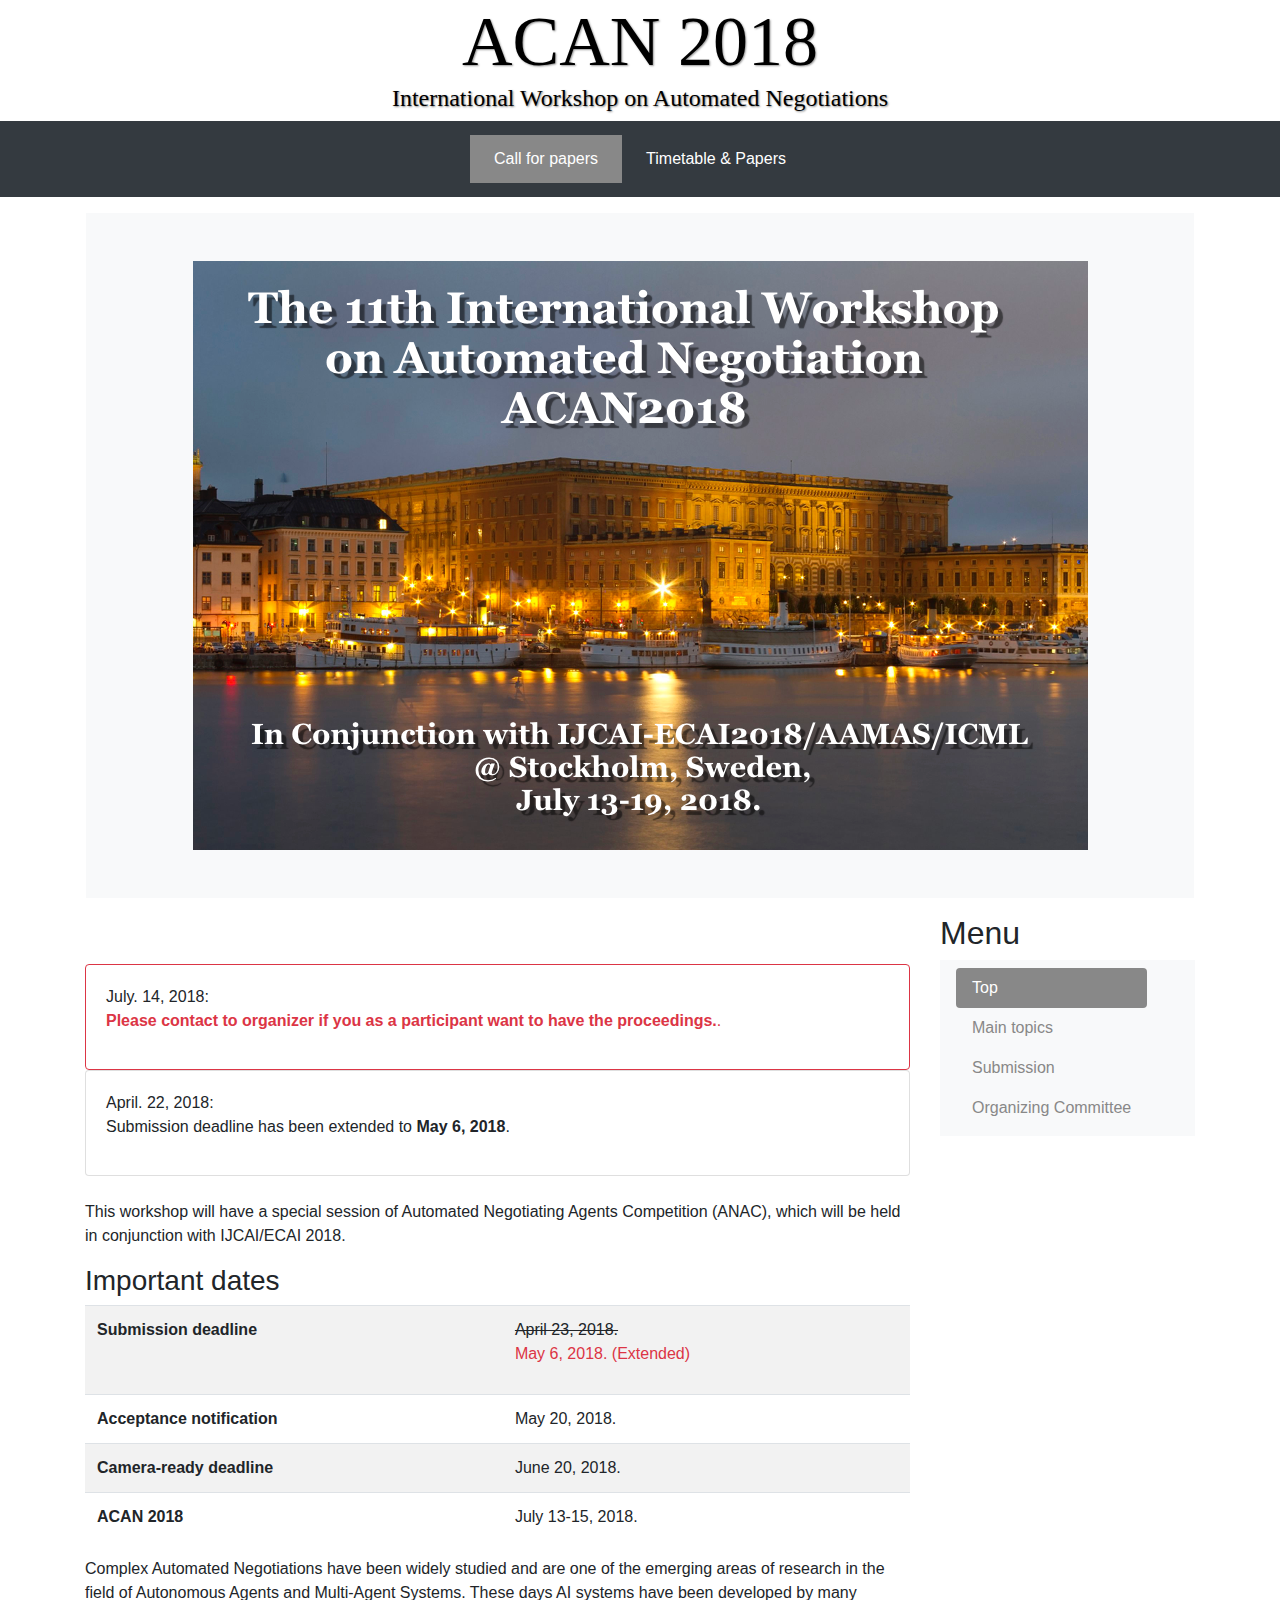
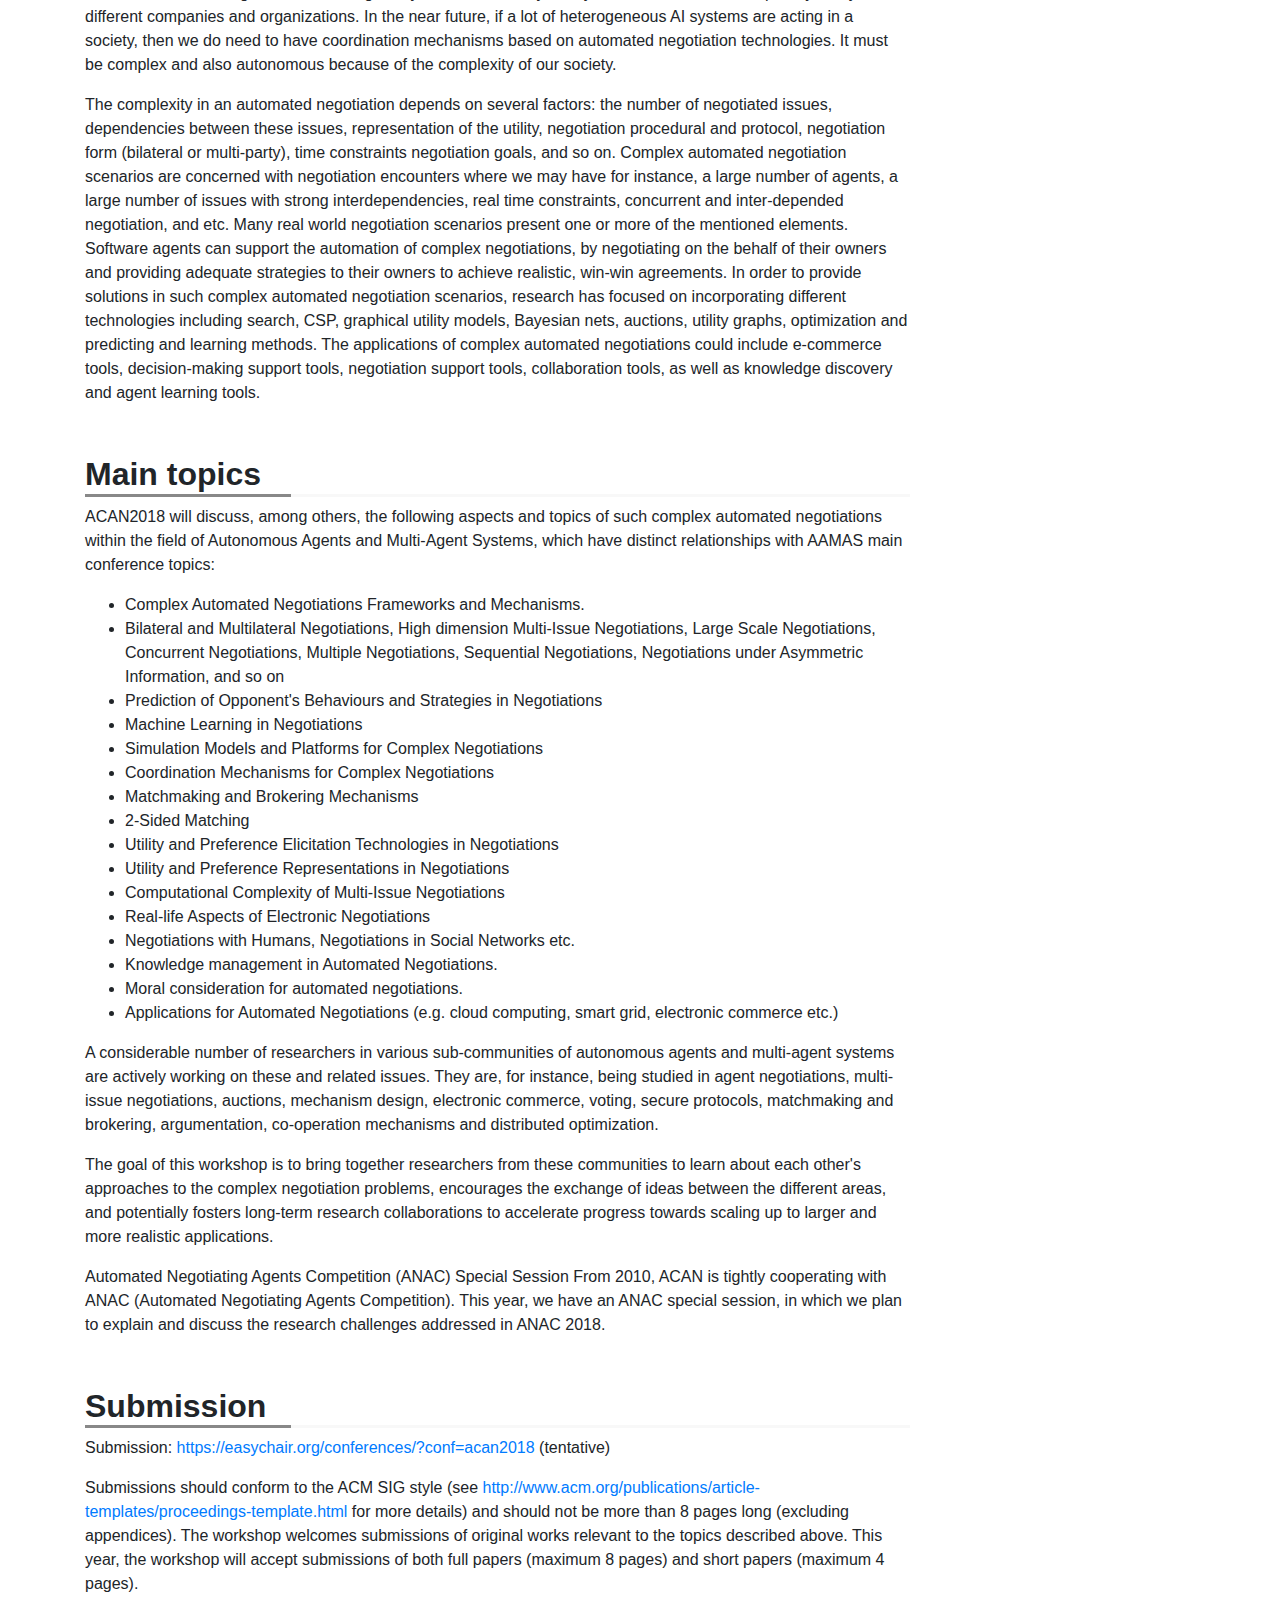
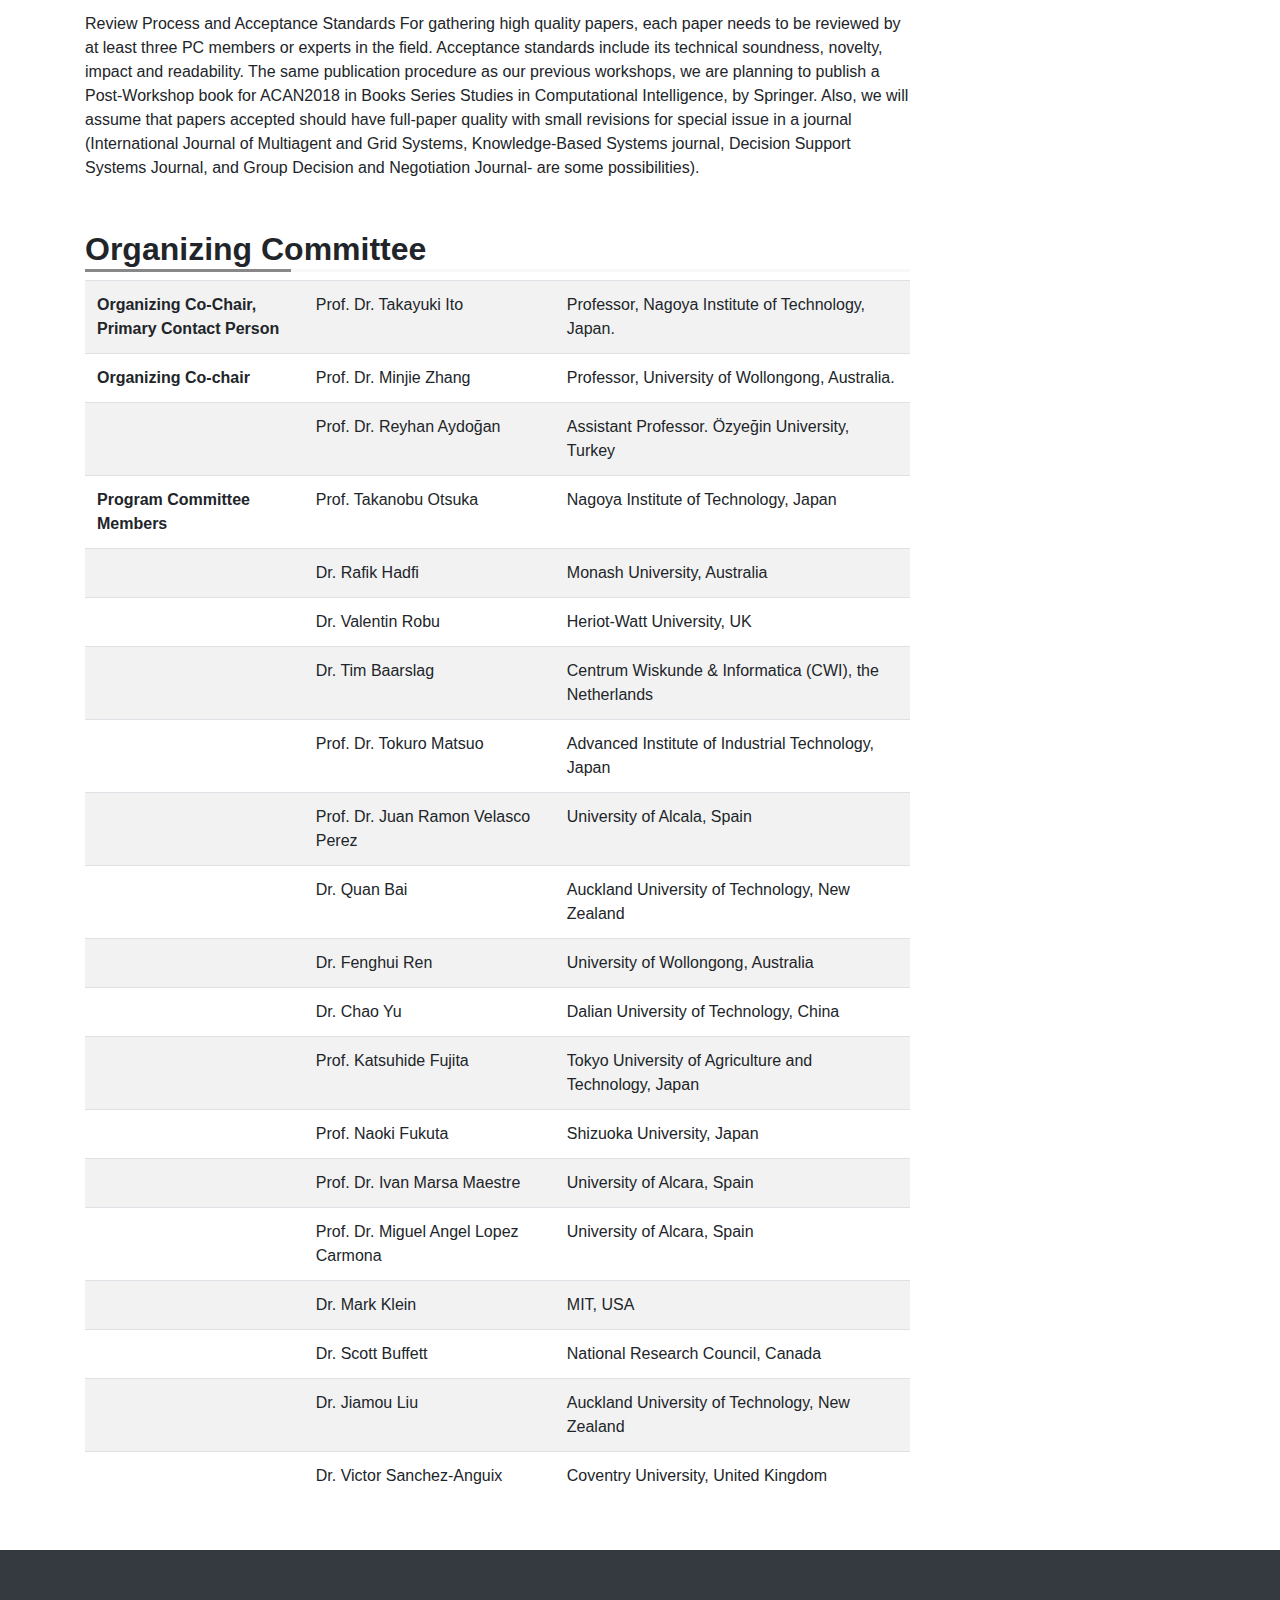
<file: index.html>
<!doctype html>
<html lang="jp">
  <head>
    <meta charset="utf-8">
    <meta name="viewport" content="width=device-width, initial-scale=1, shrink-to-fit=no">
    <meta name="description" content="">
    <meta name="author" content="">
    <link rel="icon" href="../../../../favicon.ico">

    <meta property="og:site_name" content="ACAN 2018 International Workshop on Automated Negotiations" />
    <meta property="og:type" content="website">
    <meta property="og:url" content="http://www.itolab.nitech.ac.jp/ACAN2018/" />
    <meta property="og:title" content="ACAN 2018 International Workshop on Automated Negotiations" />
    <meta property="og:description" content="This workshop will have a special session of Automated Negotiating Agents Competition (ANAC), which will be held in conjunction with IJCAI/ECAI 2018." />
    <meta property="og:image" content="http://www.itolab.nitech.ac.jp/ACAN2018/img/ACAN2018topimage.png" />
    <meta name="format-detection" content="telephone=no,address=no,email=no" />

    <title>ACAN 2018 International Workshop on Automated Negotiations</title>

    <!-- Bootstrap core CSS -->
    <link href="css/bootstrap.min.css" rel="stylesheet">
    <link href="https://use.fontawesome.com/releases/v5.0.6/css/all.css" rel="stylesheet">

    <!-- Custom styles for this template -->
    <link href="css/mystyle.css" rel="stylesheet">
  </head>
  <body data-spy="scroll" data-target="#navbar-sidemenu" data-offset="0" class="scrollspy">
        <h1 id="top">
            <a href="../index.html">
                <span class="main-title">ACAN 2018</span>
                <span class="description">International Workshop on Automated Negotiations</span>
            </a>
        </h1>
        
        <nav class="navbar navbar-expand-md navbar-dark bg-dark">
            <button class="navbar-toggler" type="button" data-toggle="collapse" data-target="#navbarsExampleDefault" aria-controls="navbarsExampleDefault" aria-expanded="false" aria-label="Toggle navigation">
                <span class="navbar-toggler-icon"></span>
            </button>
        
        <div class="collapse navbar-collapse" id="navbarsExampleDefault">
            <ul class="navbar-nav">
                <li class="nav-item active">
                    <a href="#" aria-disabled="true">Call for papers</a>
                </li>
                <li class="nav-item">
                    <a href="./timetable.html" aria-disabled="true">Timetable & Papers</a>
                </li>

            </ul>
        </div>
    </nav>

    <main role="main" class="container">
            <div class="position-relative overflow-hidden p-3 p-md-5 m-md-3 text-center bg-light">
                <img src="img/ACAN2018topimage.png" class="img-fluid">
            </div> 

        <div class="container">
            <div class="row">
                <div class="col-12 col-md-9" id="contents">
                    <section id="summery">
                        <div class="card card-body border-danger">
                                July. 14, 2018:
                            <p class="text-danger">
                                <strong>Please contact to organizer if you as a participant want to have the proceedings.</strong>.
                            </p>
                        </div>
                        <div class="card card-body">
                             April. 22, 2018:
                            <p class="">
                                Submission deadline has been extended to <strong>May 6, 2018</strong>.
                            </p>
                        </div>
                        <br>
                        <p>
                            This workshop will have a special session of Automated Negotiating Agents Competition (ANAC), which will be held in conjunction with IJCAI/ECAI 2018.
                        </p>

                        <h3>Important dates</h3>
                        <table class="table table-striped">
                                <tr>
                                    <th scope="row">Submission deadline</th>
                                    <td>
                                        <del>April 23, 2018.</del><br>
                                        <p class="text-danger">May 6, 2018. (Extended)</p>
                                    </td>
                                </tr>
                                <tr>
                                    <th scope="row">Acceptance notification</th>
                                    <td>May 20, 2018.</td>
                                </tr>
                                <tr>
                                    <th scope="row">Camera-ready deadline</th>
                                    <td>June 20, 2018.</td>
                                </tr>
                                <tr>
                                    <th scope="row">ACAN 2018</th>
                                    <td>July 13-15, 2018.</td>
                                </tr>
                            </table>

                        <p>
                            Complex Automated Negotiations have been widely studied and are one of the emerging areas of research in the field of Autonomous Agents and Multi-Agent Systems. 
                            These days AI systems have been developed by many different companies and organizations. 
                            In the near future, if a lot of heterogeneous AI systems are acting in a society, 
                            then we do need to have coordination mechanisms based on automated negotiation technologies. 
                            It must be complex and also autonomous because of the complexity of our society.
                        </p>

                        <p>
                            The complexity in an automated negotiation depends on several factors: 
                            the number of negotiated issues, dependencies between these issues, representation of the utility, negotiation procedural and protocol, negotiation form (bilateral or multi-party), time constraints negotiation goals, and so on. 
                            Complex automated negotiation scenarios are concerned with negotiation encounters where we may have for instance, 
                            a large number of agents, a large number of issues with strong interdependencies, real time constraints, concurrent and inter-depended negotiation, and etc. 
                            Many real world negotiation scenarios present one or more of the mentioned elements. 
                            Software agents can support the automation of complex negotiations, by negotiating on the behalf of their owners and providing adequate strategies to their owners to achieve realistic, win-win agreements. 
                            In order to provide solutions in such complex automated negotiation scenarios, research has focused on incorporating different technologies including search, CSP, graphical utility models, Bayesian nets, auctions, utility graphs, optimization and predicting and learning methods. 
                            The applications of complex automated negotiations could include e-commerce tools, decision-making support tools, negotiation support tools, collaboration tools, as well as knowledge discovery and agent learning tools.
                        </p>

                        
                    </section>
                    <section id="topics">
                        <h2>Main topics</h2>
                        <p>
                            ACAN2018 will discuss, among others, the following aspects and topics of such complex automated negotiations within the field of Autonomous Agents and Multi-Agent Systems, which have distinct relationships with AAMAS main conference topics:
                        </p>

                        <ul>
                            <li>
                                Complex Automated Negotiations Frameworks and Mechanisms.
                            </li>
                            <li>
                                Bilateral and Multilateral Negotiations, High dimension Multi-Issue Negotiations, Large Scale Negotiations, Concurrent Negotiations, Multiple Negotiations, Sequential Negotiations, Negotiations under Asymmetric Information, and so on
                            </li>
                            <li>
                                Prediction of Opponent's Behaviours and Strategies in Negotiations
                            </li>
                            <li>
                                Machine Learning in Negotiations
                            </li>
                            <li>
                                Simulation Models and Platforms for Complex Negotiations
                            </li>
                            <li>
                                Coordination Mechanisms for Complex Negotiations
                            </li>
                            <li>
                                Matchmaking and Brokering Mechanisms
                            </li>
                            <li>
                                2-Sided Matching
                            </li>
                            <li>
                                Utility and Preference Elicitation Technologies in Negotiations
                            </li>
                            <li>
                                Utility and Preference Representations in Negotiations
                            </li>
                            <li>
                                Computational Complexity of Multi-Issue Negotiations
                            </li>
                            <li>
                                Real-life Aspects of Electronic Negotiations
                            </li>
                            <li>
                                Negotiations with Humans, Negotiations in Social Networks etc.
                            </li>
                            <li>
                                Knowledge management in Automated Negotiations.
                            </li>
                            <li>
                                Moral consideration for automated negotiations.
                            </li>
                            <li>
                                Applications for Automated Negotiations (e.g. cloud computing, smart grid, electronic commerce etc.)
                            </li>
                            
                        </ul>

                        <p>
                            A considerable number of researchers in various sub-communities of autonomous agents and multi-agent systems are actively working on these and related issues. 
                            They are, for instance, being studied in agent negotiations, multi-issue negotiations, auctions, mechanism design, electronic commerce, voting, secure protocols, matchmaking and brokering, argumentation, co-operation mechanisms and distributed optimization.
                        </p>

                        <p>
                            The goal of this workshop is to bring together researchers from these communities to learn about each other's approaches to the complex negotiation problems, 
                            encourages the exchange of ideas between the different areas, and potentially fosters long-term research collaborations to accelerate progress towards scaling up to larger and more realistic applications.
                        </p>

                        <p>
                            Automated Negotiating Agents Competition (ANAC) Special Session From 2010, ACAN is tightly cooperating with ANAC (Automated Negotiating Agents Competition). 
                            This year, we have an ANAC special session, in which we plan to explain and discuss the research challenges addressed in ANAC 2018.
                        </p>

                    </section>

                    <section id="submission">
                        <h2>Submission</h2>
                        <p>
                            Submission: <a href="https://easychair.org/conferences/?conf=acan2018">https://easychair.org/conferences/?conf=acan2018</a> (tentative)
                        </p>
                        <p>
                            Submissions should conform to the ACM SIG style (see <a href="http://www.acm.org/publications/article-templates/proceedings-template.html">http://www.acm.org/publications/article-templates/proceedings-template.html</a> for more details) 
                            and should not be more than 8 pages long (excluding appendices). 
                            The workshop welcomes submissions of original works relevant to the topics described above. This year, the workshop will accept submissions of both full papers (maximum 8 pages) and short papers (maximum 4 pages).
                        </p>

                        <p>
                            Review Process and Acceptance Standards For gathering high quality papers, each paper needs to be reviewed by at least three PC members or experts in the field. Acceptance standards include its technical soundness, novelty, impact and readability. 
                            The same publication procedure as our previous workshops, we are planning to publish a Post-Workshop book for ACAN2018 in Books Series Studies in Computational Intelligence, by Springer. 
                            Also, we will assume that papers accepted should have full-paper quality with small revisions for special issue in a journal (International Journal of Multiagent and Grid Systems, Knowledge-Based Systems journal, Decision Support Systems Journal, and Group Decision and Negotiation Journal- are some possibilities).
                        </p>

                    </section>

                    <section id="commitee">
                        <h2>Organizing Committee</h2>
                        <table class="table table-striped">
                                <tr>
                                    <th scope="row" col>Organizing Co-Chair, <br>Primary Contact Person</th>
                                    <td>Prof. Dr. Takayuki Ito</td>
                                    <td>Professor, Nagoya Institute of Technology, Japan.</td>
                                </tr>
                                <tr>
                                    <th scope="row">Organizing Co-chair</th>
                                    <td>Prof. Dr. Minjie Zhang</td>
                                    <td>Professor, University of Wollongong, Australia.</td>
                                </tr>
                                <tr>
                                    <th scope="row"></th>
                                    <td>Prof. Dr. Reyhan Aydoğan</td>
                                    <td>Assistant Professor. Özyeğin University, Turkey</td>
                                </tr>
                                <tr>
                                    <th scope="row">Program Committee Members</th>
                                    <td>Prof. Takanobu Otsuka</td>
                                    <td>Nagoya Institute of Technology, Japan</td>
                                </tr>
                                <tr>
                                    <th scope="row"></th>
                                    <td>Dr. Rafik Hadfi</td>
                                    <td>Monash University, Australia</td>
                                </tr>
                                <tr>
                                    <th scope="row"></th>
                                    <td>Dr. Valentin Robu</td>
                                    <td>Heriot-Watt University, UK</td>
                                </tr>
                                <tr>
                                    <th scope="row"></th>
                                    <td>Dr. Tim Baarslag</td>
                                    <td>Centrum Wiskunde & Informatica (CWI), the Netherlands</td>
                                </tr>
                                <tr>
                                    <th scope="row"></th>
                                    <td>Prof. Dr. Tokuro Matsuo</td>
                                    <td>Advanced Institute of Industrial Technology, Japan</td>
                                </tr>
                                <tr>
                                    <th scope="row"></th>
                                    <td>Prof. Dr. Juan Ramon Velasco Perez</td>
                                    <td>University of Alcala, Spain</td>
                                </tr>
                                <tr>
                                    <th scope="row"></th>
                                    <td>Dr. Quan Bai</td>
                                    <td>Auckland University of Technology, New Zealand</td>
                                </tr>
                                <tr>
                                    <th scope="row"></th>
                                    <td>Dr. Fenghui Ren</td>
                                    <td>University of Wollongong, Australia</td>
                                </tr>
                                <tr>
                                    <th scope="row"></th>
                                    <td>Dr. Chao Yu</td>
                                    <td>Dalian University of Technology, China</td>
                                </tr>
                                <tr>
                                    <th scope="row"></th>
                                    <td>Prof. Katsuhide Fujita</td>
                                    <td>Tokyo University of Agriculture and Technology, Japan</td>
                                </tr>
                                <tr>
                                    <th scope="row"></th>
                                    <td>Prof. Naoki Fukuta</td>
                                    <td>Shizuoka University, Japan</td>
                                </tr>
                                <tr>
                                    <th scope="row"></th>
                                    <td>Prof. Dr. Ivan Marsa Maestre</td>
                                    <td>University of Alcara, Spain</td>
                                </tr>
                                <tr>
                                    <th scope="row"></th>
                                    <td>Prof. Dr. Miguel Angel Lopez Carmona</td>
                                    <td>University of Alcara, Spain</td>
                                </tr>
                                <tr>
                                    <th scope="row"></th>
                                    <td>Dr. Mark Klein</td>
                                    <td>MIT, USA</td>
                                </tr>
                                <tr>
                                    <th scope="row"></th>
                                    <td>Dr. Scott Buffett</td>
                                    <td>National Research Council, Canada</td>
                                </tr>
                                <tr>
                                    <th scope="row"></th>
                                    <td>Dr. Jiamou Liu</td>
                                    <td>Auckland University of Technology, New Zealand</td>
                                </tr>
                                <tr>
                                    <th scope="row"></th>
                                    <td>Dr. Victor Sanchez-Anguix</td>
                                    <td>Coventry University, United Kingdom</td>
                                </tr>

                            </table>

                    </section>

                </div>
                <div class="col-12 col-md-3" id="navbar-sidemenu">
                    <h2>Menu</h2>

                    <nav class="navbar navbar-light bg-light">
                        <ul class="nav nav-pills flex-column">
                            <li>
                                <a class="nav-link scroll active" href="#summery">Top</a>
                            </li>
                            <li>
                                <a class="nav-link scroll" href="#topics">Main topics</a>
                            </li>
                            <li>
                                <a class="nav-link scroll" href="#submission">Submission</a>
                            </li>
                            <li>
                                <a class="nav-link scroll" href="#commitee">Organizing Committee</a>
                            </li>
                            
                        </ul>
                    </nav>
                </div>
            </div>
        </div>

        
    <div id="page-top" class="page-top">
	    <p>
            <a href="#top" id="move-page-top" class="move-page-top">
            ▲<br>Back to Top
            </a>
        </p>
    </div>  
    
    </main><!-- /.container -->

    <footer class="footer bg-dark text-white text-center">
        <!--div class="container">
            Copyright © 2018 <a href="../index.html">International Competition on Automated Negotiation (ICAN)</a> All Rights Researved.
        </div-->
    </footer>



    <!-- Bootstrap core JavaScript
    ================================================== -->
    <!-- Placed at the end of the document so the pages load faster -->
    <!--script src="https://code.jquery.com/jquery-3.2.1.slim.min.js" integrity="sha384-KJ3o2DKtIkvYIK3UENzmM7KCkRr/rE9/Qpg6aAZGJwFDMVNA/GpGFF93hXpG5KkN" crossorigin="anonymous"></script-->
    <script src="https://ajax.googleapis.com/ajax/libs/jquery/1.11.1/jquery.min.js"></script>
    <script>window.jQuery || document.write('<script src="../../../../assets/js/vendor/jquery-slim.min.js"><\/script>')</script>
    <script src="js/bootstrap.min.js"></script>
    <script src="js/mymove.js"></script>
  </body>
  </html>
</file>
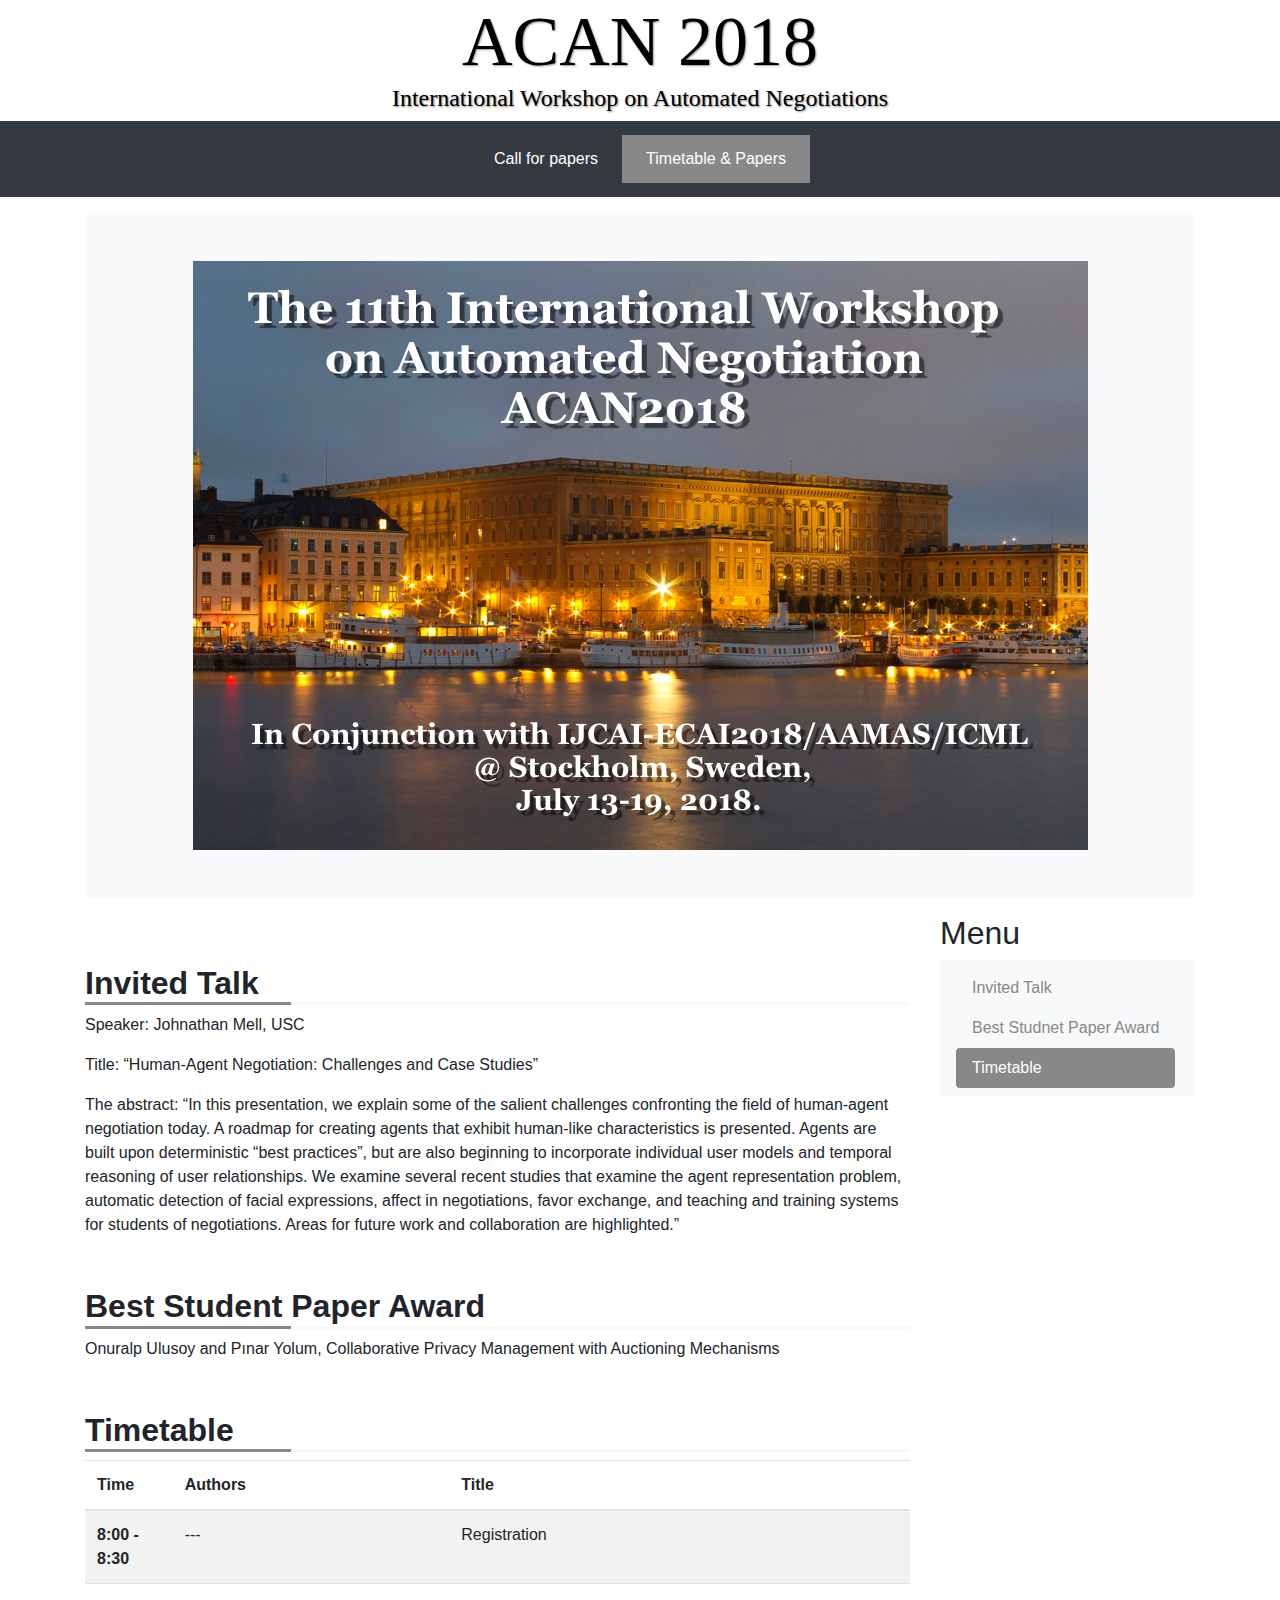
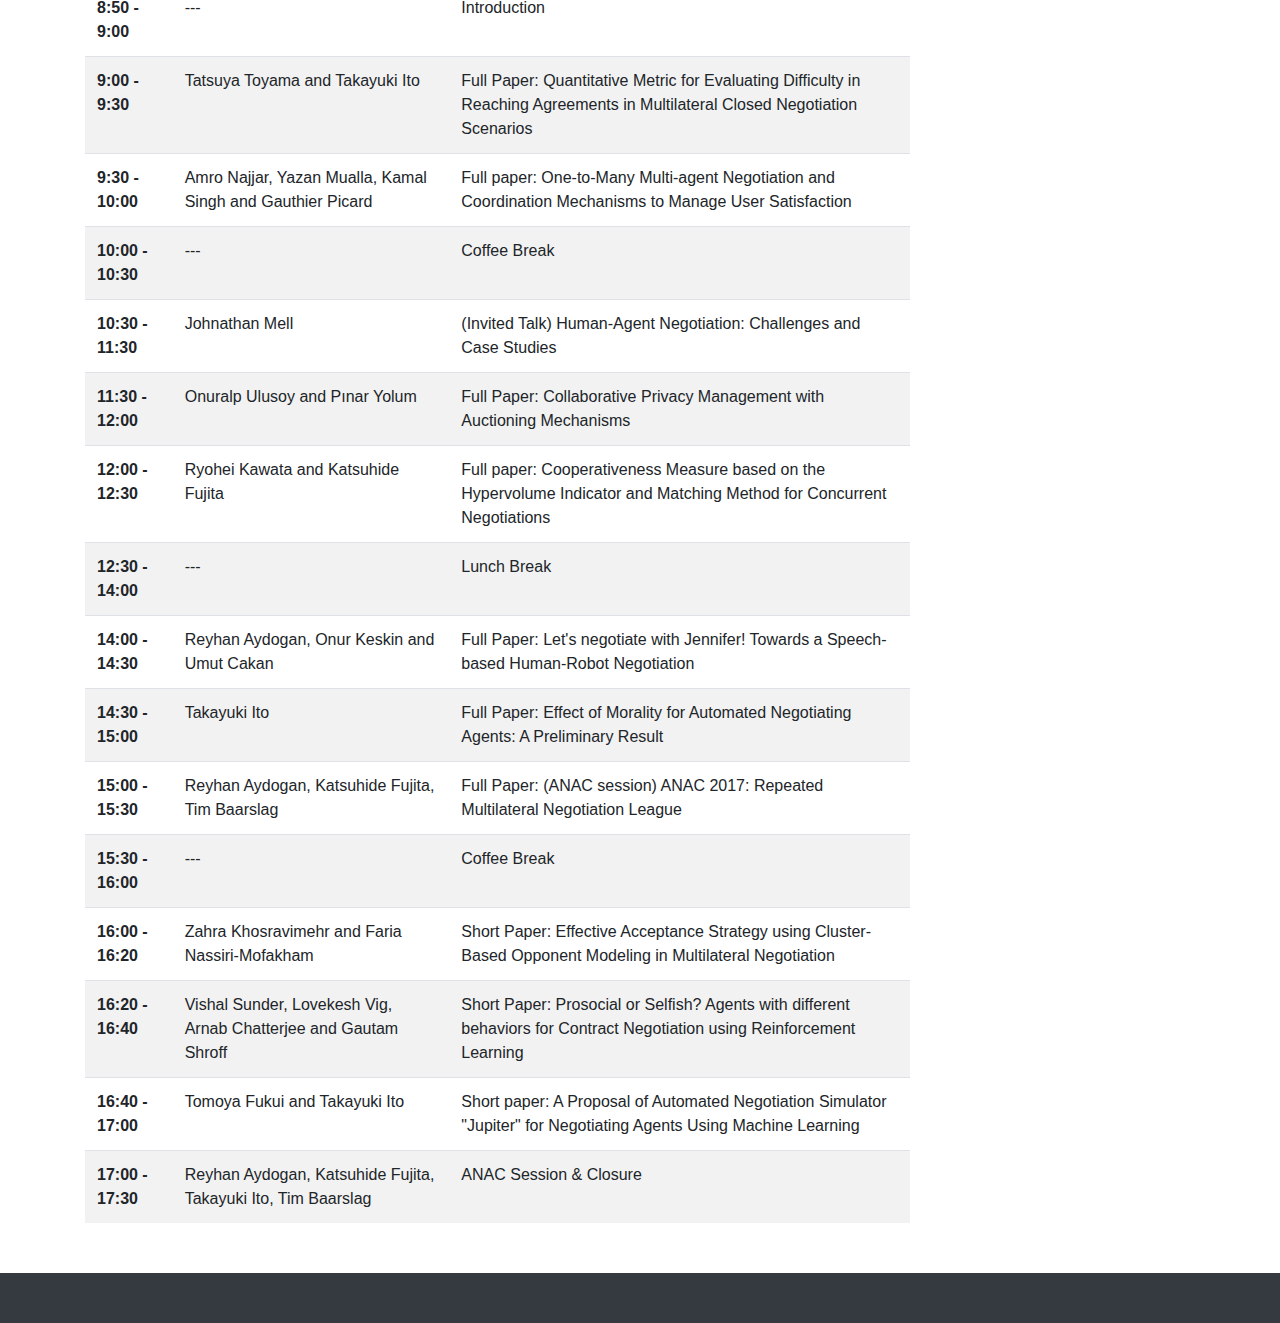
<file: timetable.html>
<!doctype html>
<html lang="jp">
  <head>
    <meta charset="utf-8">
    <meta name="viewport" content="width=device-width, initial-scale=1, shrink-to-fit=no">
    <meta name="description" content="">
    <meta name="author" content="">
    <link rel="icon" href="../../../../favicon.ico">

    <meta property="og:site_name" content="ACAN 2018 International Workshop on Automated Negotiations" />
    <meta property="og:type" content="website">
    <meta property="og:url" content="http://www.itolab.nitech.ac.jp/ACAN2018/" />
    <meta property="og:title" content="ACAN 2018 International Workshop on Automated Negotiations" />
    <meta property="og:description" content="This workshop will have a special session of Automated Negotiating Agents Competition (ANAC), which will be held in conjunction with IJCAI/ECAI 2018." />
    <meta property="og:image" content="http://www.itolab.nitech.ac.jp/ACAN2018/img/ACAN2018topimage.png" />
    <meta name="format-detection" content="telephone=no,address=no,email=no" />

    <title>ACAN 2018 International Workshop on Automated Negotiations</title>

    <!-- Bootstrap core CSS -->
    <link href="css/bootstrap.min.css" rel="stylesheet">
    <link href="https://use.fontawesome.com/releases/v5.0.6/css/all.css" rel="stylesheet">

    <!-- Custom styles for this template -->
    <link href="css/mystyle.css" rel="stylesheet">
  </head>
  <body data-spy="scroll" data-target="#navbar-sidemenu" data-offset="0" class="scrollspy">
        <h1 id="top">
            <a href="../index.html">
                <span class="main-title">ACAN 2018</span>
                <span class="description">International Workshop on Automated Negotiations</span>
            </a>
        </h1>
        
        <nav class="navbar navbar-expand-md navbar-dark bg-dark">
            <button class="navbar-toggler" type="button" data-toggle="collapse" data-target="#navbarsExampleDefault" aria-controls="navbarsExampleDefault" aria-expanded="false" aria-label="Toggle navigation">
                <span class="navbar-toggler-icon"></span>
            </button>
        
        <div class="collapse navbar-collapse" id="navbarsExampleDefault">
            <ul class="navbar-nav">
                <li class="nav-item">
                    <a href="./index.html" aria-disabled="true">Call for papers</a>
                </li>
                <li class="nav-item active">
                    <a href="#" aria-disabled="true">Timetable & Papers</a>
                </li>

            </ul>
        </div>
    </nav>

    <main role="main" class="container">
            <div class="position-relative overflow-hidden p-3 p-md-5 m-md-3 text-center bg-light">
                <img src="img/ACAN2018topimage.png" class="img-fluid">
            </div> 

        <div class="container">
            <div class="row">
                <div class="col-12 col-md-9" id="contents">

                    <section id="invitedtalk">
                        <h2>Invited Talk</h2>

                        <p>
                            Speaker: Johnathan Mell, USC
                        </p>
                        <p>
                            Title: “Human-Agent Negotiation: Challenges and Case Studies”
                        </p>

                        <p>
                             The abstract:
                             “In this presentation, we explain some of the salient challenges confronting the field of human-agent negotiation today.  A roadmap for creating agents that exhibit human-like characteristics is presented.  Agents are built upon deterministic “best practices”, but are also beginning to incorporate individual user models and temporal reasoning of user relationships.  We examine several recent studies that examine the agent representation problem, automatic detection of facial expressions, affect in negotiations, favor exchange, and teaching and training systems for students of negotiations.  Areas for future work and collaboration are highlighted.”
                        </p>
        
                    </section>

                    <section id="BestStudentPaperAward">
                        <h2>Best Student Paper Award</h2>
    
                            <p>
                                Onuralp Ulusoy and Pınar Yolum, Collaborative Privacy Management with Auctioning Mechanisms

                            </p>

            
                        </section>

                    <section id="Timetable">
                        <h2>Timetable</h2>
                        <table class="table table-striped">
                                <thead>
                                  <tr>
                                    <th scope="col">Time</th>
                                    <th scope="col">Authors</th>
                                    <th scope="col">Title</th>
                                  </tr>
                                </thead>
                                <tbody>
                                  <tr>
                                    <th scope="row">8:00 - 8:30</th>
                                    <td>---</td>
                                    <td>Registration</td>
                                  </tr>
                                  <tr>
                                    <th scope="row">8:50 - 9:00</th>
                                    <td>---</td>
                                    <td>Introduction</td>
                                  </tr>
                                  <tr>
                                    <th scope="row">9:00 - 9:30</th>
                                    <td>Tatsuya Toyama and Takayuki Ito</td>
                                    <td>
                                        Full Paper: 
                                            Quantitative Metric for Evaluating Difficulty in Reaching Agreements
                                            in Multilateral Closed Negotiation Scenarios
                                    </td>
                                  </tr>
                                  <tr>
                                    <th scope="row">9:30 - 10:00</th>
                                    <td>Amro Najjar, Yazan Mualla, Kamal Singh and Gauthier Picard</td>
                                    <td>
                                            Full paper: One-to-Many Multi-agent Negotiation and Coordination
                                            Mechanisms to Manage User Satisfaction
                                    </td>
                                  </tr>
                                  <tr>
                                    <th scope="row">10:00 - 10:30</th>
                                    <td>---</td>
                                    <td>Coffee Break</td>
                                  </tr>
                                  <tr>
                                    <th scope="row">10:30 - 11:30</th>
                                    <td>Johnathan Mell</td>
                                    <td>(Invited Talk) Human-Agent Negotiation: Challenges and Case Studies</td>
                                  </tr>
                                  <tr>
                                    <th scope="row">11:30 - 12:00</th>
                                    <td>Onuralp Ulusoy and Pınar Yolum</td>
                                    <td>
                                            Full Paper: 
                                            Collaborative Privacy Management with Auctioning Mechanisms
                                    </td>
                                  </tr>
                                  <tr>
                                    <th scope="row">12:00 -  12:30</th>
                                    <td>Ryohei Kawata and Katsuhide Fujita</td>
                                    <td>
                                                Full paper: 
                                                Cooperativeness Measure based on the Hypervolume Indicator and
                                Matching Method for Concurrent Negotiations
                                   </td>
                                  </tr>
                                  <tr>
                                    <th scope="row">12:30 - 14:00</th>
                                    <td>---</td>
                                    <td>Lunch Break</td>
                                  </tr>
                                  <tr>
                                    <th scope="row">14:00 - 14:30</th>
                                    <td>Reyhan Aydogan, Onur Keskin and Umut Cakan</td>
                                    <td>
                                            Full Paper: 
                                        Let's negotiate with Jennifer! Towards a Speech-based Human-Robot Negotiation
                                    </td>
                                  </tr>
                                  <tr>
                                    <th scope="row">14:30 - 15:00</th>
                                    <td>Takayuki Ito</td>
                                    <td>
                                                Full Paper: 
                                                Effect of Morality for Automated Negotiating Agents: A Preliminary Result
                                     </td>
                                  </tr>
                                  <tr>
                                    <th scope="row">15:00 - 15:30</th>
                                    <td>Reyhan Aydogan, Katsuhide Fujita, Tim Baarslag</td>
                                    <td>
                                            Full Paper: (ANAC session) 
                                                    ANAC 2017: Repeated Multilateral Negotiation League
                                    </td>
                                    </tr>
                                  <tr>
                                    <th scope="row">15:30 - 16:00</th>
                                    <td>---</td>
                                    <td>Coffee Break</td>
                                  </tr>
                                  <tr>
                                    <th scope="row">16:00 - 16:20</th>
                                    <td>Zahra Khosravimehr and Faria Nassiri-Mofakham</td>
                                    <td>
                                            Short Paper:
                                            Effective Acceptance Strategy using Cluster-Based
                                            Opponent Modeling in Multilateral Negotiation
                                    </td>
                                  </tr>
                                  <tr>
                                    <th scope="row">16:20 - 16:40</th>
                                    <td>Vishal Sunder, Lovekesh Vig, Arnab Chatterjee and Gautam Shroff</td>
                                    <td>
                                            Short Paper: 
                                            Prosocial or Selfish? Agents with
                                            different behaviors for Contract Negotiation using Reinforcement
                                            Learning
                                     </td>
                                  </tr>
                                  <tr>
                                    <th scope="row">16:40 - 17:00</th>
                                    <td>Tomoya Fukui and Takayuki Ito</td>
                                    <td>
                                                    Short paper:  
                                                    A Proposal
                                of Automated Negotiation Simulator "Jupiter" for Negotiating Agents
                                Using Machine Learning
                                    </td>
                                    </tr>
                                  <tr>
                                    <th scope="row">17:00  - 17:30</th>
                                    <td>Reyhan Aydogan, Katsuhide Fujita, Takayuki Ito, Tim Baarslag</td>
                                    <td>ANAC Session & Closure</td>
                                 </tr>
                                </tbody>
                              </table>
                        
                    </section>

                    

                </div>
                <div class="col-12 col-md-3" id="navbar-sidemenu">
                    <h2>Menu</h2>

                    <nav class="navbar navbar-light bg-light">
                        <ul class="nav nav-pills flex-column">
                            <li>
                                <a class="nav-link scroll" href="#invitedtalk">Invited Talk</a>
                            </li>
                            <li>
                                <a class="nav-link scroll" href="#BestStudentPaperAward">Best Studnet Paper Award</a>
                            </li>
                            <li>
                                <a class="nav-link scroll active" href="#Timetable">Timetable</a>
                            </li>
                            
                            
                        </ul>
                    </nav>
                </div>
            </div>
        </div>

        
    <div id="page-top" class="page-top">
	    <p>
            <a href="#top" id="move-page-top" class="move-page-top">
            ▲<br>Back to Top
            </a>
        </p>
    </div>  
    
    </main><!-- /.container -->

    <footer class="footer bg-dark text-white text-center">
        <!--div class="container">
            Copyright © 2018 <a href="../index.html">International Competition on Automated Negotiation (ICAN)</a> All Rights Researved.
        </div-->
    </footer>



    <!-- Bootstrap core JavaScript
    ================================================== -->
    <!-- Placed at the end of the document so the pages load faster -->
    <!--script src="https://code.jquery.com/jquery-3.2.1.slim.min.js" integrity="sha384-KJ3o2DKtIkvYIK3UENzmM7KCkRr/rE9/Qpg6aAZGJwFDMVNA/GpGFF93hXpG5KkN" crossorigin="anonymous"></script-->
    <script src="https://ajax.googleapis.com/ajax/libs/jquery/1.11.1/jquery.min.js"></script>
    <script>window.jQuery || document.write('<script src="../../../../assets/js/vendor/jquery-slim.min.js"><\/script>')</script>
    <script src="js/bootstrap.min.js"></script>
    <script src="js/mymove.js"></script>
  </body>
  </html>
</file>
<file: css/mystyle.css>
/* メインタイトル用のCSS */
  h1{
    font-family: 'Vidaloka', serif;
    text-align:center;
    font-weight:normal;
    color: black;
    }
    .main-title{
      display: block;
      font-size: 70px;
      text-shadow: 1px 1px 2px #999;

      display: flex;
      align-items: center; /*上下中央*/
      justify-content: center; /*左右中央*/
    }
    .description{
      display:block;
      font-size:24px;
      text-shadow:1px 1px 2px #888;
    }
    h1 a, h1 a:hover {
      text-decoration: none;
      color: black;
    }

/* ナビバーのCSS */
nav {
  }
  .navbar-nav {
    
    
    margin: 0;
    padding: 6px;
    list-style-type: none;
    }
    @media (min-width: 768px) {
      .navbar-nav {
        width: 100%;
        margin: 0 auto;

        display: flex;
        flex-flow: row;
        justify-content: center;
      }
    }

  .navbar-nav a {
    display: block;
    width: 100%;
    padding: 12px 24px;
    color: white;
    text-decoration: none;
    }
    .navbar-nav a:hover {
      background-color: #888;
    }
    .navbar-nav .active {
      background-color: #888;
    }
    .navbar-nav a.disabled {
      color: #888;
    }
    .navbar-nav a.disabled:hover{
      background-color: #343a40;
    }

/* section */
section {
  margin: 50px auto;
}
  section h2 {
    font-weight: 700;

    border-bottom: solid 3px #f8f8f8;
    position: relative;
  }
  section h4 {
    color: #333;
  }

  section h2:after {
    position: absolute;
    content: " ";
    display: block;
    border-bottom: solid 3px #888;
    bottom: -3px;
    width: 25%;
    }

/* メニューバー */
.scrollspy {
  position: relative;
  height: 350px;
  overflow: auto;
}
.nav-link.scroll {
  width: 100%;
  color: #888;
}
.nav-link.scroll.active {
  background-color: #888;
}

/* Back to Topボタン */
.page-top
{
	margin: 0 ;
  padding: 0 ;
  display: none ;
}
 
.page-top p
{
	margin: 0 ;
	padding: 0 ;

	position: fixed ;
	right: 30px ;
	bottom: 30px ;
}
 
.move-page-top
{
	display: block ;
	background: #888 ;
	width: 130px ;
	height: 70px ;

	color: #fff ;
	line-height: 30px ;
	text-decoration: none ;
	text-align: center ;

	-webkit-transition:all 0.3s ;
	-moz-transition:all 0.3s ;
	transition:all 0.3s ;
}

.move-page-top:hover
{
  opacity: 0.85 ;
  text-decoration: none;
  color: white;
}


footer {
  height: 50px;
}
footer a {
  text-decoration: none;
  color: #8f8f8f;
}


/* Bootstrapの改造 */

@media (min-width: 768px) {
  .container {
    max-width: 800px;
  }
}
 
@media (min-width: 992px) {
  .container {
    max-width: 980px;
  }
}
 
@media (min-width: 1200px) {
  .container {
    max-width: 1170px;
  }
}
</file>
